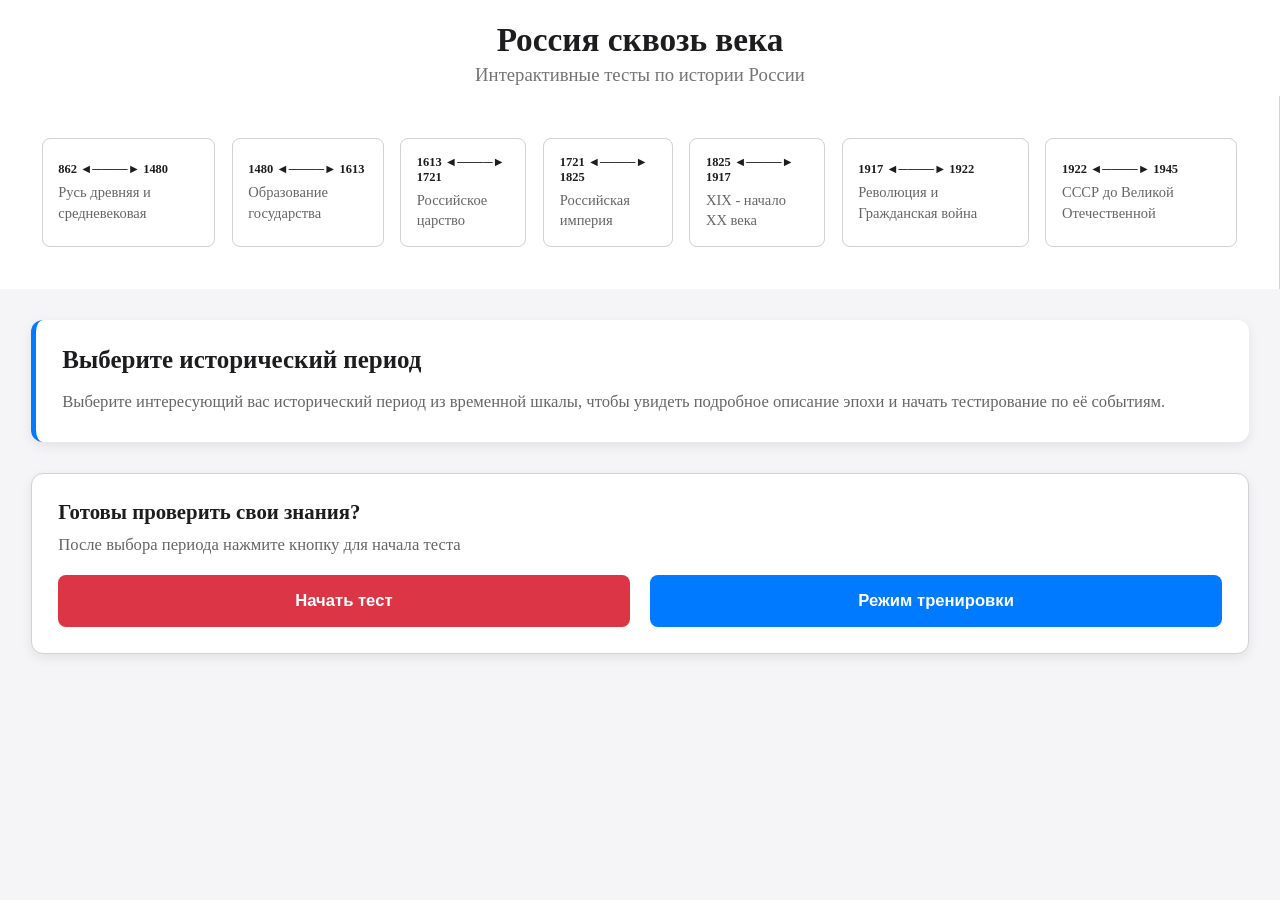
<file: index.html>
<!DOCTYPE html>
<html lang="ru">
<head>
    <meta charset="UTF-8" />
    <meta name="viewport" content="width=device-width, initial-scale=1.0" />
    <title id="page-title">Россия сквозь века - Интерактивные тесты по истории</title>
    <link rel="stylesheet" href="./css/mainStyle.css" />
</head>
<body>
    <header id="header">
        <div class="header-content">
            <h1 class="title">Россия сквозь века</h1>
            <h2 class="sub-title">Интерактивные тесты по истории России</h2>
        </div>
    </header>

    <aside class="timeline-aside">
        <nav aria-label="Исторические периоды">
            <div class="timeline-track">
                    <!--
                    <button class="timeline-button" data-era="-1">
                        <span class="era-name">Все тесты</span>
                    </button>
                    -->
                    <button class="timeline-button" data-era="0">
                        <span class="timeline-range">862 ◄────► 1480</span>
                        <span class="era-name">Русь древняя и средневековая</span>
                    </button>
                    <button class="timeline-button" data-era="1">
                        <span class="timeline-range">1480 ◄────► 1613</span>
                        <span class="era-name">Образование государства</span>
                    </button>
                    <button class="timeline-button" data-era="2">
                        <span class="timeline-range">1613 ◄────► 1721</span>
                        <span class="era-name">Российское царство</span>
                    </button>
                    <button class="timeline-button" data-era="3">
                        <span class="timeline-range">1721 ◄────► 1825</span>
                        <span class="era-name">Российская империя</span>
                    </button>
                    <button class="timeline-button" data-era="4">
                        <span class="timeline-range">1825 ◄────► 1917</span>
                        <span class="era-name">XIX - начало XX века</span>
                    </button>
                    <button class="timeline-button" data-era="5">
                        <span class="timeline-range">1917 ◄────► 1922</span>
                        <span class="era-name">Революция и Гражданская война</span>
                    </button>
                    <button class="timeline-button" data-era="6">
                        <span class="timeline-range">1922 ◄────► 1945</span>
                        <span class="era-name">СССР до Великой Отечественной</span>
                    </button>
                </div>
            </nav>
        </aside>

    <main>
        <article class="era-description" id="era-description">
            <h3 class="era-title" id="era-title">Выберите исторический период</h3>
            <p class="era-text" id="era-text">
                Выберите интересующий вас исторический период из временной шкалы,
                чтобы увидеть подробное описание эпохи и начать тестирование по её событиям.
            </p>
        </article>

        <section class="test-section">
            <div class="test-info">
                <h4>Готовы проверить свои знания?</h4>
                <p>После выбора периода нажмите кнопку для начала теста</p>
            </div>
            <div class="test-controls">
                <button class="test-button" id="test-mode" >Начать тест</button>
                <button class="test-button" id="practice-mode" >Режим тренировки</button>
            </div>
        </section>
    </main>
    <script defer type="module" src="js/mainScript.js"></script>
</body>
</html>
</file>
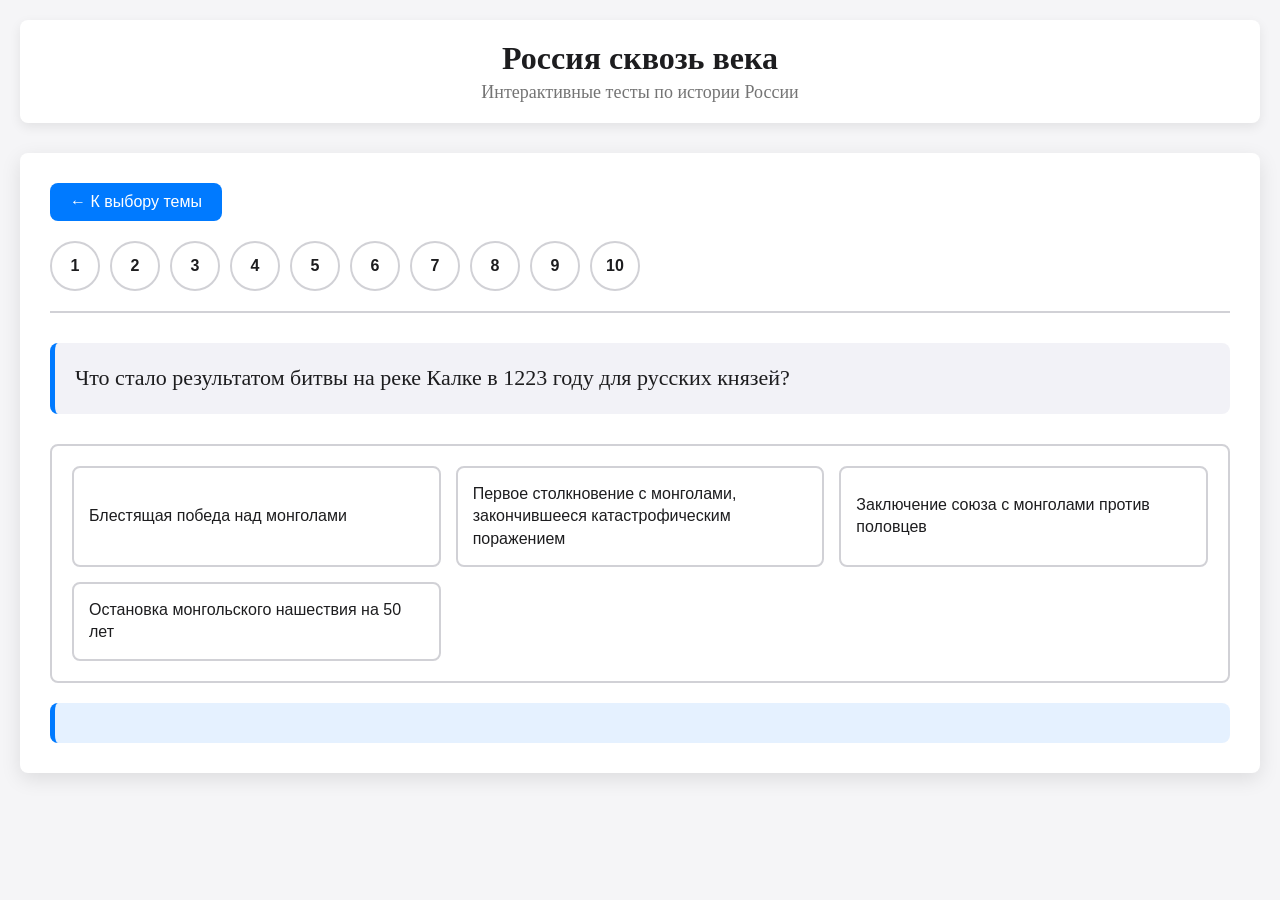
<file: test.html>
<!DOCTYPE html>
<html lang="ru">
<head>
    <meta charset="UTF-8" />
    <meta name="viewport" content="width=device-width, initial-scale=1.0" />
    <title id="page-title">Россия сквозь века - Интерактивные тесты по истории</title>
    <link rel="stylesheet" href="./css/testStyle.css">
</head>
<body>
    <header id="header">
        <div class="header-content">
            <h1 class="title">Россия сквозь века</h1>
            <h2 class="sub-title">Интерактивные тесты по истории России</h2>
        </div>
    </header>

    <main>
        <section class="timer" id="timer" style="display: none;">
            <div class="timer-item timer-minutes">10</div>
            <div class="separator">:</div>
            <div class="timer-item timer-seconds">00</div>
        </section>
        <section>
            <div class="questionnare">
                <button onclick="goToMainPage()" class="test-button">← К выбору темы</button>
                <span id="questions-list"></span>
                <span id="question"></span>
                <fieldset>
                    <span id="answers">
                    </span>
                </fieldset>
                <p id="description"></p>
            </div>
        </section>
    </main>
    <div id="resultsModal" class="modal" style="display: none;">
  <div class="modal-content">
    <h2>Тест завершён!</h2>
    <div class="final-score">Твой результат: <span id="finalScore"></span></div>
    <div class="actions">
      <button onclick="restartQuiz()" class="test-button">↻ Пройти заново</button>
      <button onclick="goToMainPage()" class="test-button">← К выбору темы</button>
    </div>
  </div>
</div>
    <script defer type="module" src="js/testScript.js"></script>
</body>
</html>
</file>
<file: css/mainStyle.css>
* {
    box-sizing: border-box;
    margin: 0;
    padding: 0;
}

html {
    font-size: 65%;
    background-color: #f5f5f7;
}

body {
    min-height: 100vh;
    font-size: 1.6rem;
    font-family: 'Georgia', 'Times New Roman', serif;
    color: #1d1d1f;
    background: #f5f5f7;
}

header {
    background-color: #ffffff;
    color: #1d1d1f;
    padding: 2rem 0 1rem 0;
    text-align: center;
}

.title {
    font-size: 3.2rem;
    margin-bottom: 0.5rem;
    color: #1d1d1f;
}

.sub-title {
    font-size: 1.8rem;
    opacity: 0.9;
    font-weight: normal;
    color: #666666;
}

.main-container {
    display: flex;
    flex-direction: column;
}

.timeline-aside {
    border-right: 1px solid #d1d1d6;
    background: #ffffff;
    padding: 2rem;
    overflow-y: auto;
}

.timeline-track {
    display: flex;
    flex-direction: row;
    width: 100%;
    height: 100%;
    padding: 2rem;
    border-radius: 8px;
    gap: 1.6rem;
}

.timeline-button {
    display: block;
    background-color: #ffffff;
    padding: 1.5rem;
    border: 1px solid #d1d1d6;
    border-radius: 8px;
    font-family: inherit;
    font-size: 1.4rem;
    text-align: left;
    cursor: pointer;
    transition: all 0.1s ease;
    position: relative;
    color: #1d1d1f;
}

.timeline-button:hover {
    transform: translateY(-3px);
    box-shadow: 0 4px 12px rgba(0,0,0,0.08);
    border-color: #007aff;
}

.current {
    background-color: rgba(0, 122, 255, 0.1);
    border-color: #007aff;
    color: #007aff;
}

.timeline-range {
    display: block;
    font-weight: bold;
    margin-bottom: 0.5rem;
    font-size: 1.2rem;
    color: #1d1d1f;
}

.era-name {
    display: block;
    font-size: 1.4rem;
    line-height: 1.4;
    color: #666666;
}

main {
    padding: 3rem;
    overflow-y: auto;
    background: #f5f5f7;
}

.era-description {
    background: #ffffff;
    padding: 2.5rem;
    border-radius: 12px;
    margin-bottom: 3rem;
    box-shadow: 0 4px 12px rgba(0,0,0,0.08);
    border-left: 5px solid #007aff;
}

.era-title {
    margin-bottom: 1.5rem;
    font-size: 2.4rem;
    color: #1d1d1f;
}

.era-text {
    color: #666666;
    line-height: 1.6;
    font-size: 1.6rem;
}

.test-section {
    background: #ffffff;
    padding: 2.5rem;
    border-radius: 12px;
    box-shadow: 0 4px 12px rgba(0,0,0,0.08);
    border: 1px solid #d1d1d6;
}

.test-info h4 {
    margin-bottom: 1rem;
    font-size: 2rem;
    color: #1d1d1f;
}

.test-info p {
    margin-bottom: 2rem;
    color: #666666;
}

.test-controls {
    display: flex;
    gap: 2rem;
    flex-wrap: wrap;
}

.test-button {
    flex: 1;
    min-width: 200px;
    padding: 1.5rem 2rem;
    font-size: 1.6rem;
    background: #007aff;
    color: white;
    border: none;
    border-radius: 8px;
    cursor: pointer;
    font-weight: bold;
    text-align: center;
}

.test-button:hover {
    background: #0056cc;
    box-shadow: 0 4px 8px rgba(0, 122, 255, 0.3);
}

#test-mode{
    background: #dc3545;
}

#test-mode:hover{
    background: #c82333;
    box-shadow: 0 4px 8px rgba(220, 53, 69, 0.3);
}


.other-question.answered.wrong {
    background: #dc3545;
    color: white;
    border-color: #c82333;
}
</file>
<file: css/testStyle.css>
* {
    box-sizing: border-box;
    margin: 0;
    padding: 0;
}

html {
    font-size: 62.5%;
    background-color: #f5f5f7;
}

body {
    min-height: 100vh;
    font-size: 1.6rem;
    font-family: 'Georgia', 'Times New Roman', serif;
    background: #f5f5f7;
    color: #1d1d1f;
    padding: 2rem;
}

header {
    background: #ffffff;
    color: #1d1d1f;
    padding: 2rem;
    text-align: center;
    border-radius: 8px;
    margin-bottom: 3rem;
    box-shadow: 0 4px 12px rgba(0, 0, 0, 0.08);
}

.title {
    font-size: 3.2rem;
    margin-bottom: 0.5rem;
    color: #1d1d1f;
}

.sub-title {
    font-size: 1.8rem;
    opacity: 0.9;
    font-weight: normal;
    color: #666666;
}

.test-button {
    display: block;
    padding: 1rem 2rem;
    background: #007aff;
    color: white;
    border: none;
    border-radius: 8px;
    font-size: 1.6rem;
    cursor: pointer;
    margin-bottom: 2rem;
    transition: all 0.3s;
}

.test-button:hover {
    background: #0056cc;
    transform: translateY(-2px);
}

#questions-list {
    display: flex;
    flex-wrap: wrap;
    gap: 1rem;
    margin-bottom: 3rem;
    padding-bottom: 2rem;
    border-bottom: 2px solid #d1d1d6;
}

.other-question {
    width: 50px;
    height: 50px;
    border: 2px solid #d1d1d6;
    background: #ffffff;
    border-radius: 50%;
    cursor: pointer;
    font-size: 1.6rem;
    font-weight: bold;
    transition: all 0.3s;
    display: flex;
    align-items: center;
    justify-content: center;
    color: #1d1d1f;
}

.other-question:hover {
    border-color: #007aff;
    background: #f2f2f7;
}

.other-question.answered.correct {
    background: #28a745;
    color: white;
    border-color: #218838;
}

.other-question.answered.wrong {
    background: #dc3545;
    color: white;
    border-color: #c82333;
}

.other-question.active {
    border-color: #007aff;
    background: #007aff;
    color: white;
}


.questionnare,
#timer {
    background: #ffffff;
    padding: 3rem;
    border-radius: 8px;
    box-shadow: 0 6px 20px rgba(0, 0, 0, 0.1);
    margin-bottom: 3rem;
}

#question {
    display: block;
    font-size: 2.2rem;
    line-height: 1.4;
    color: #1d1d1f;
    margin-bottom: 3rem;
    padding: 2rem;
    background: #f2f2f7;
    border-radius: 8px;
    border-left: 5px solid #007aff;
}

fieldset {
    border: 2px solid #d1d1d6;
    border-radius: 8px;
    padding: 2rem;
    margin-bottom: 2rem;
}

#answers {
    display: grid;
    grid-template-columns: repeat(auto-fit, minmax(300px, 1fr));
    gap: 1.5rem;
}

.answer-option {
    padding: 1.5rem;
    border: 2px solid #d1d1d6;
    background: #ffffff;
    border-radius: 8px;
    cursor: pointer;
    font-size: 1.6rem;
    text-align: left;
    transition: all 0.3s ease;
    line-height: 1.4;
    color: #1d1d1f;
}

.answer-option:hover:not(:disabled) {
    border-color: #007aff;
    background: #f2f2f7;
}

.answer-option:disabled {
    cursor: not-allowed;
    opacity: 0.7;
}


.answer-option.user {
    border-width: 3px;
    font-weight: bold;
}

.other-question.correct {
    background: #d4edda;
    border-color: #c3e6cb;
    color: #155724;
}

.other-question.wrong {
    background: #f8d7da;
    border-color: #f5c6cb;
    color: #721c24;
}

.answer-option.correct {
    background: #d4edda;
    border-color: #c3e6cb;
    color: #155724;
}

.answer-option.wrong {
    background: #f8d7da;
    border-color: #f5c6cb;
    color: #721c24;
}


#description {
    padding: 2rem;
    background: rgba(0, 122, 255, 0.1);
    border-radius: 8px;
    border-left: 5px solid #007aff;
    font-size: 1.6rem;
    line-height: 1.6;
    margin-top: 2rem;
    color: #1d1d1f;
}

#timer {
    color: #1d1d1f;
    grid-template-columns: 4.5rem 1.5rem 4.5rem;
    justify-content: center;
    font-weight: bold;
    font-size: 3rem;
}

.timer-item {
    position: relative;
}

.timer-item::before {
  content: attr(data-title);
  display: block;
  position: absolute;
  bottom: -0.75rem;
  left: 50%;
  transform: translateX(-50%);
  font-size: 0.875rem;
  color: #424242;
}

.modal {
    position: fixed;
    top: 0;
    left: 0;
    width: 100%;
    height: 100%;
    background: rgba(0, 0, 0, 0.85);
    z-index: 1000;
    display: none;
    justify-content: center;
    align-items: center;
    animation: all 0.5s ease-out;
}


.modal-content {
    background: #ffffff;
    padding: 4rem;
    border-radius: 20px;
    text-align: center;
    max-width: 500px;
    width: 90%;
    animation: all 0.4s ease-out;
}

.modal-content h2 {
    color: #007aff;
    margin-bottom: 2rem;
    font-size: 2.8rem;
}

.final-score {
    font-size: 3.6rem;
    color: #28a745;
    margin: 2rem 0;
    font-weight: bold;
}

.actions {
    display: flex;
    gap: 1.5rem;
    justify-content: center;
    margin-top: 3rem;
    flex-wrap: wrap;
}
</file>
